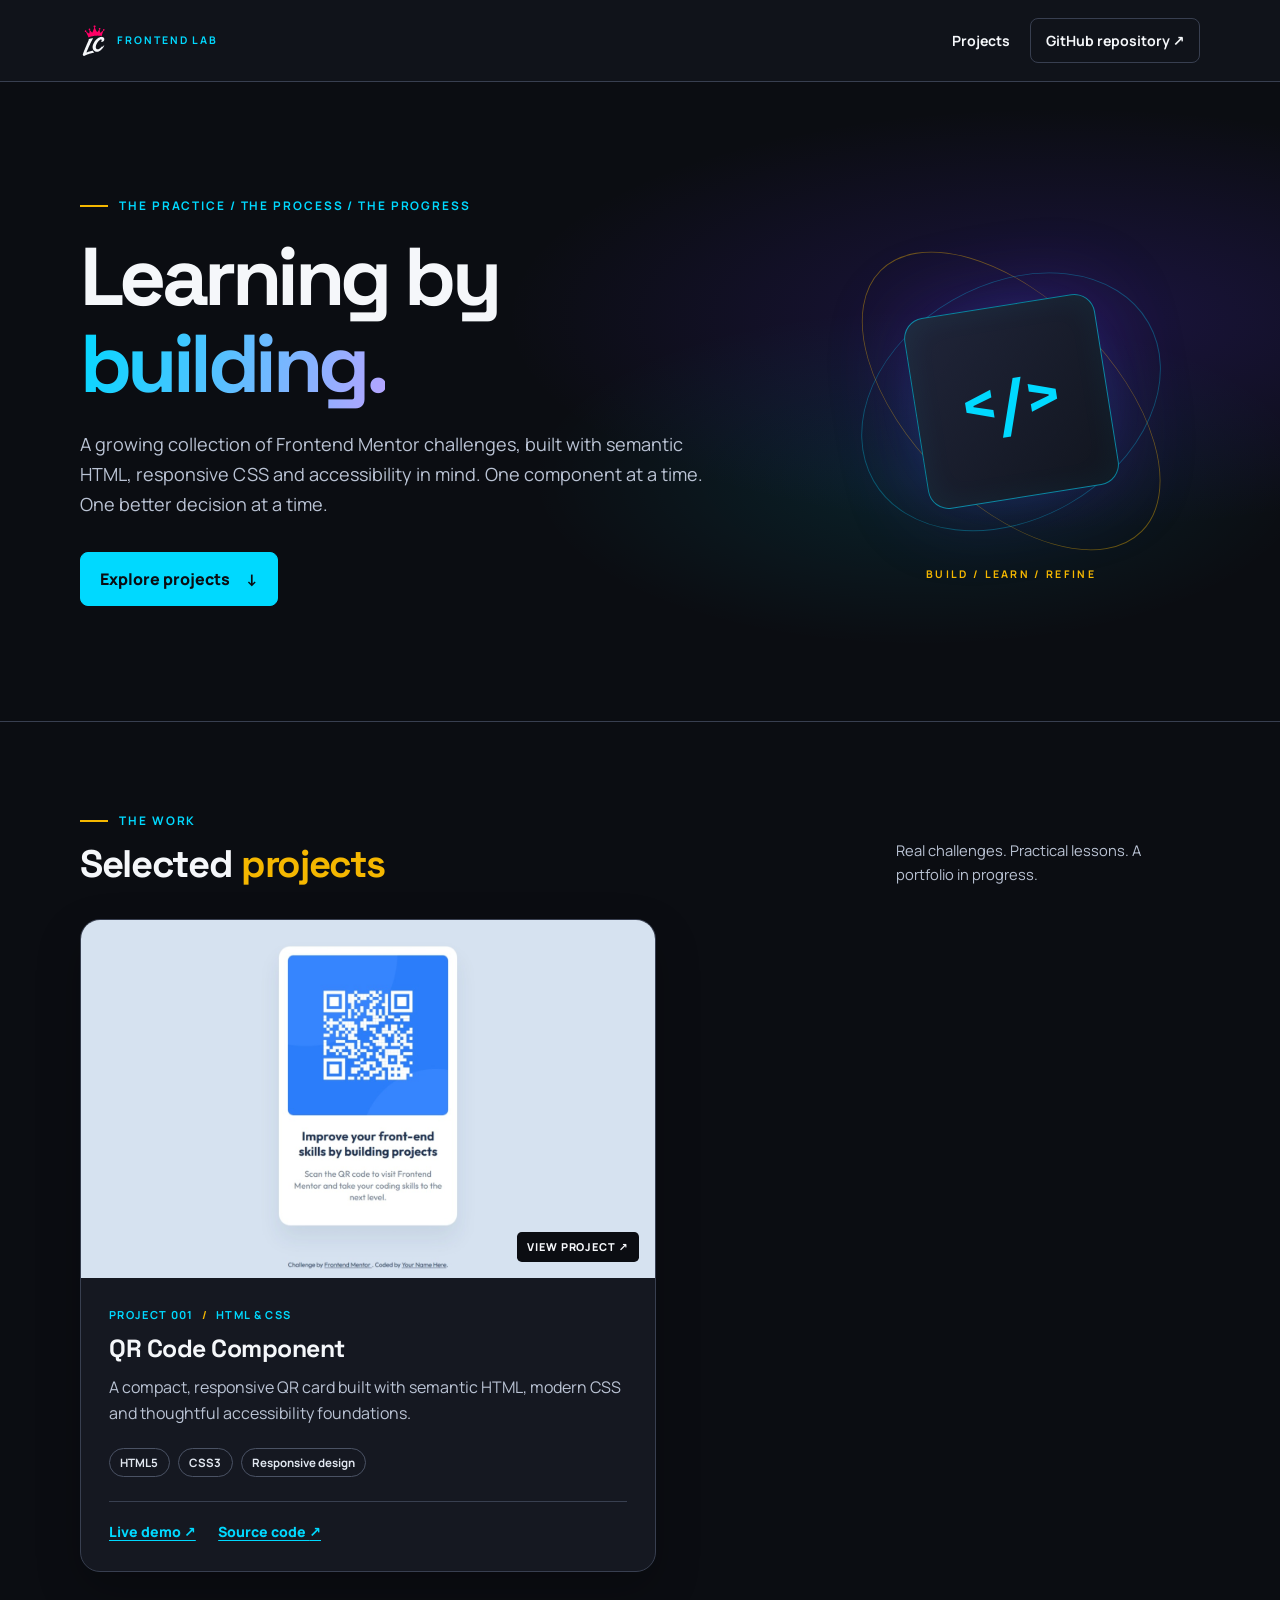
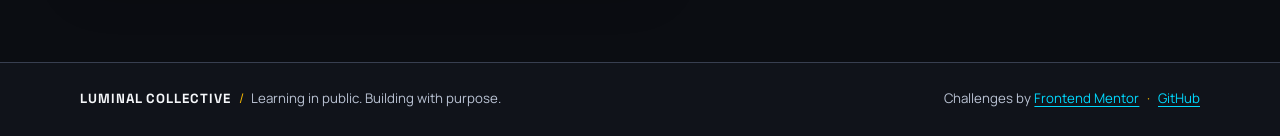
<file: index.html>
<!DOCTYPE html>
<html lang="en">
<head>
  <meta charset="UTF-8">
  <meta name="viewport" content="width=device-width, initial-scale=1.0">
  <meta name="description" content="Frontend Mentor projects by Luminal Collective: a growing collection of responsive, accessible web interfaces, built one challenge at a time.">
  <meta name="theme-color" content="#0B0D12">
  <meta name="color-scheme" content="dark">
  <title>Frontend Mentor Projects | Luminal Collective</title>

  <!-- Approved Luminal Collective favicons, relative to the repository root -->
  <link rel="icon" type="image/svg+xml" href="./assets/favicon/LC_Favicon.svg">
  <link rel="icon" type="image/png" sizes="16x16" href="./assets/favicon/LC_Favicon_16.png">
  <link rel="icon" type="image/x-icon" sizes="any" href="./assets/favicon/LC_Favicon.ico">

  <link rel="preconnect" href="https://fonts.googleapis.com">
  <link rel="preconnect" href="https://fonts.gstatic.com" crossorigin>
  <link href="https://fonts.googleapis.com/css2?family=Manrope:wght@400;500;600;700&family=Space+Grotesk:wght@500;600;700&display=swap" rel="stylesheet">
  <link rel="stylesheet" href="./main.css">
</head>
<body>
  <a class="skip-link" href="#main-content">Skip to main content</a>

  <header class="site-header">
    <div class="container header-inner">
      <a class="brand" href="./" aria-label="Luminal Collective Frontend Mentor portfolio home">
        <img class="brand-logo" src="./assets/logo/LC_Mini_Lockup.svg" alt="" width="27" height="36">
        <span class="brand-subtitle">FRONTEND LAB</span>
      </a>
      <nav aria-label="Primary navigation" class="site-nav">
        <a href="#projects">Projects</a>
        <a class="nav-repo" href="https://github.com/luminalcollective/frontend-mentor">GitHub repository <span aria-hidden="true">↗</span></a>
      </nav>
    </div>
  </header>

  <main id="main-content">
    <section class="hero" aria-labelledby="page-title">
      <div class="container hero-inner">
        <div class="hero-copy">
          <p class="eyebrow"><span class="eyebrow-line" aria-hidden="true"></span> THE PRACTICE / THE PROCESS / THE PROGRESS</p>
          <h1 id="page-title">Learning by <span class="text-gradient">building.</span></h1>
          <p class="intro">A growing collection of Frontend Mentor challenges, built with semantic HTML, responsive CSS and accessibility in mind. One component at a time. One better decision at a time.</p>
          <a class="primary-link" href="#projects">Explore projects <span aria-hidden="true">↓</span></a>
        </div>
        <div class="hero-art" aria-hidden="true">
          <span class="orbit orbit-one"></span>
          <span class="orbit orbit-two"></span>
          <span class="hero-core">&lt;/&gt;</span>
          <span class="art-label">BUILD / LEARN / REFINE</span>
        </div>
      </div>
    </section>

    <section class="projects-section" id="projects" aria-labelledby="projects-heading">
      <div class="container">
        <div class="section-intro">
          <div>
            <p class="eyebrow"><span class="eyebrow-line" aria-hidden="true"></span> THE WORK</p>
            <h2 id="projects-heading">Selected <span>projects</span></h2>
          </div>
          <p class="section-note">Real challenges. Practical lessons. A portfolio in progress.</p>
        </div>

        <div class="project-grid">
          <article class="project-card" aria-labelledby="project-qr-title">
            <a class="project-preview" href="./projects/qr-code-component/" aria-label="View live QR Code Component demo">
              <img src="./projects/qr-code-component/images/qrcode-screenshot.jpeg" alt="Completed QR Code Component: a QR image above a heading and supporting text on a white card" width="800" height="500" loading="lazy">
              <span class="preview-label" aria-hidden="true">VIEW PROJECT ↗</span>
            </a>
            <div class="project-content">
              <p class="project-index">PROJECT 001 <span aria-hidden="true">/</span> HTML &amp; CSS</p>
              <h3 id="project-qr-title">QR Code Component</h3>
              <p class="project-description">A compact, responsive QR card built with semantic HTML, modern CSS and thoughtful accessibility foundations.</p>
              <ul class="tags" aria-label="Technologies used">
                <li>HTML5</li>
                <li>CSS3</li>
                <li>Responsive design</li>
              </ul>
              <div class="project-actions">
                <a href="./projects/qr-code-component/">Live demo <span aria-hidden="true">↗</span></a>
                <a href="https://github.com/luminalcollective/frontend-mentor/tree/main/projects/qr-code-component">Source code <span aria-hidden="true">↗</span></a>
              </div>
            </div>
          </article>
        </div>
      </div>
    </section>
  </main>

  <footer class="site-footer">
    <div class="container footer-inner">
      <p><strong>LUMINAL COLLECTIVE</strong> <span class="footer-separator" aria-hidden="true">/</span> Learning in public. Building with purpose.</p>
      <p>Challenges by <a href="https://www.frontendmentor.io/">Frontend Mentor</a> <span class="footer-separator" aria-hidden="true">·</span> <a href="https://github.com/luminalcollective">GitHub</a></p>
    </div>
  </footer>
</body>
</html>
</file>
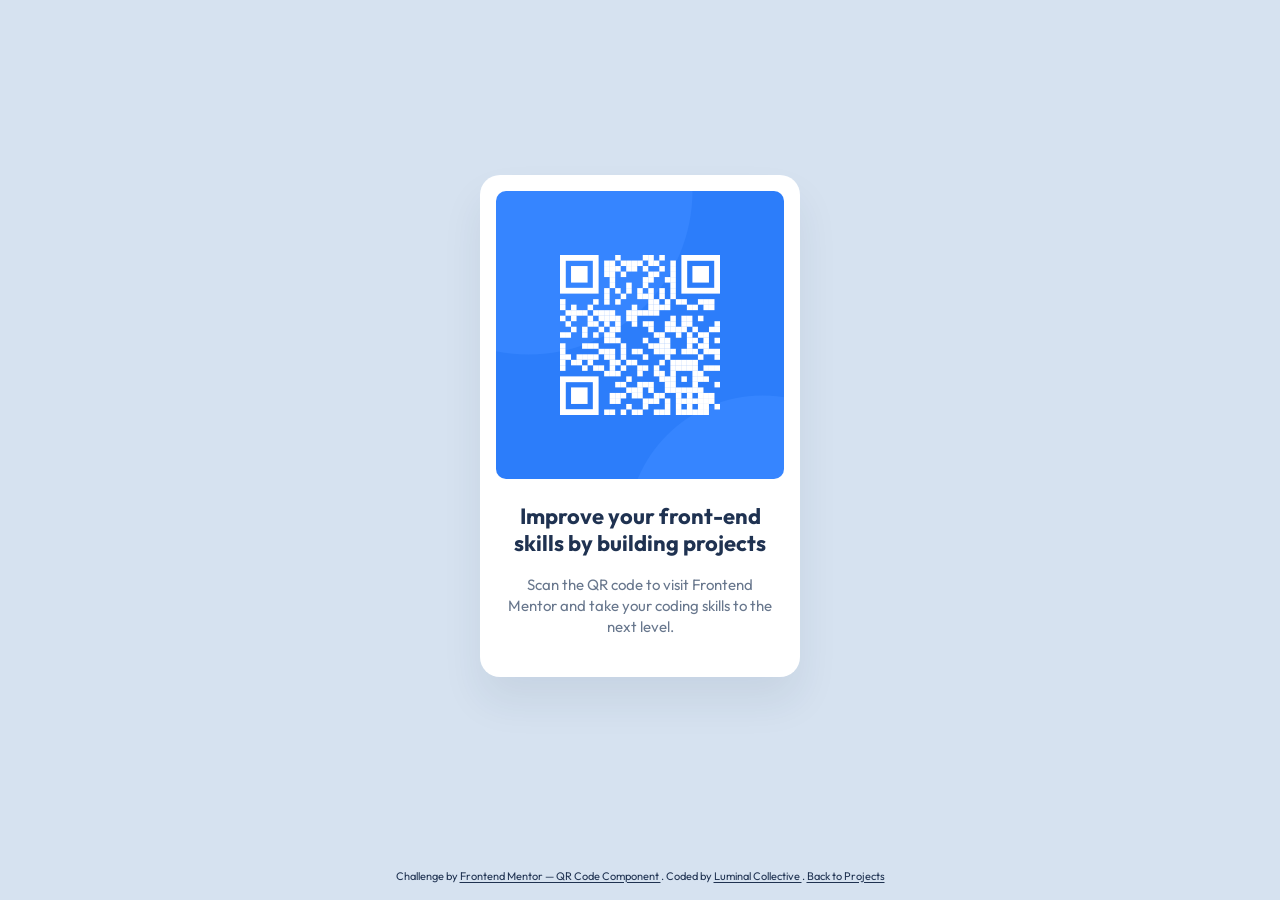
<file: projects/qr-code-component/index.html>
<!doctype html>
<html lang="en">
  <head>
    <meta charset="UTF-8" />

    <meta name="viewport" content="width=device-width, initial-scale=1.0" />

    <meta
      name="description"
      content="A responsive and accessible QR code component built for the Frontend Mentor challenge using semantic HTML and modern CSS."
    />

    <link
      rel="icon"
      type="image/png"
      sizes="16x16"
      href="../../assets/favicon/LC_Favicon_16.png"
    />

    <link
      rel="icon"
      type="image/svg+xml"
      href="../../assets/favicon/LC_Favicon.svg"
    />
    <link
      rel="icon"
      type="image/x-icon"
      href="../../assets/favicon/LC_Favicon.ico"
      sizes="any"
    />

    <link rel="stylesheet" href="./css/style.css" />

    <title>Frontend Mentor | QR Code Component</title>
  </head>

  <body>
    <!-- Main content -->
    <main class="page-layout">
      <div class="container">
        <article class="card">
          <img
            src="./images/image-qr-code.png"
            alt="QR code to visit Frontend Mentor"
            class="qr-code"
            width="288"
            height="288"
          />

          <h1 class="title">
            Improve your front-end skills by building projects
          </h1>

          <p class="description">
            Scan the QR code to visit Frontend Mentor and take your coding
            skills to the next level.
          </p>
        </article>
      </div>
    </main>

    <footer class="attribution">
      Challenge by
      <a
        href="https://www.frontendmentor.io/challenges/qr-code-component-iux_sIO_H"
      >
        Frontend Mentor — QR Code Component </a
      >. Coded by
      <a href="https://github.com/luminalcollective"> Luminal Collective </a>.

      <a href="../../"> Back to Projects </a>
    </footer>
  </body>
</html>
</file>
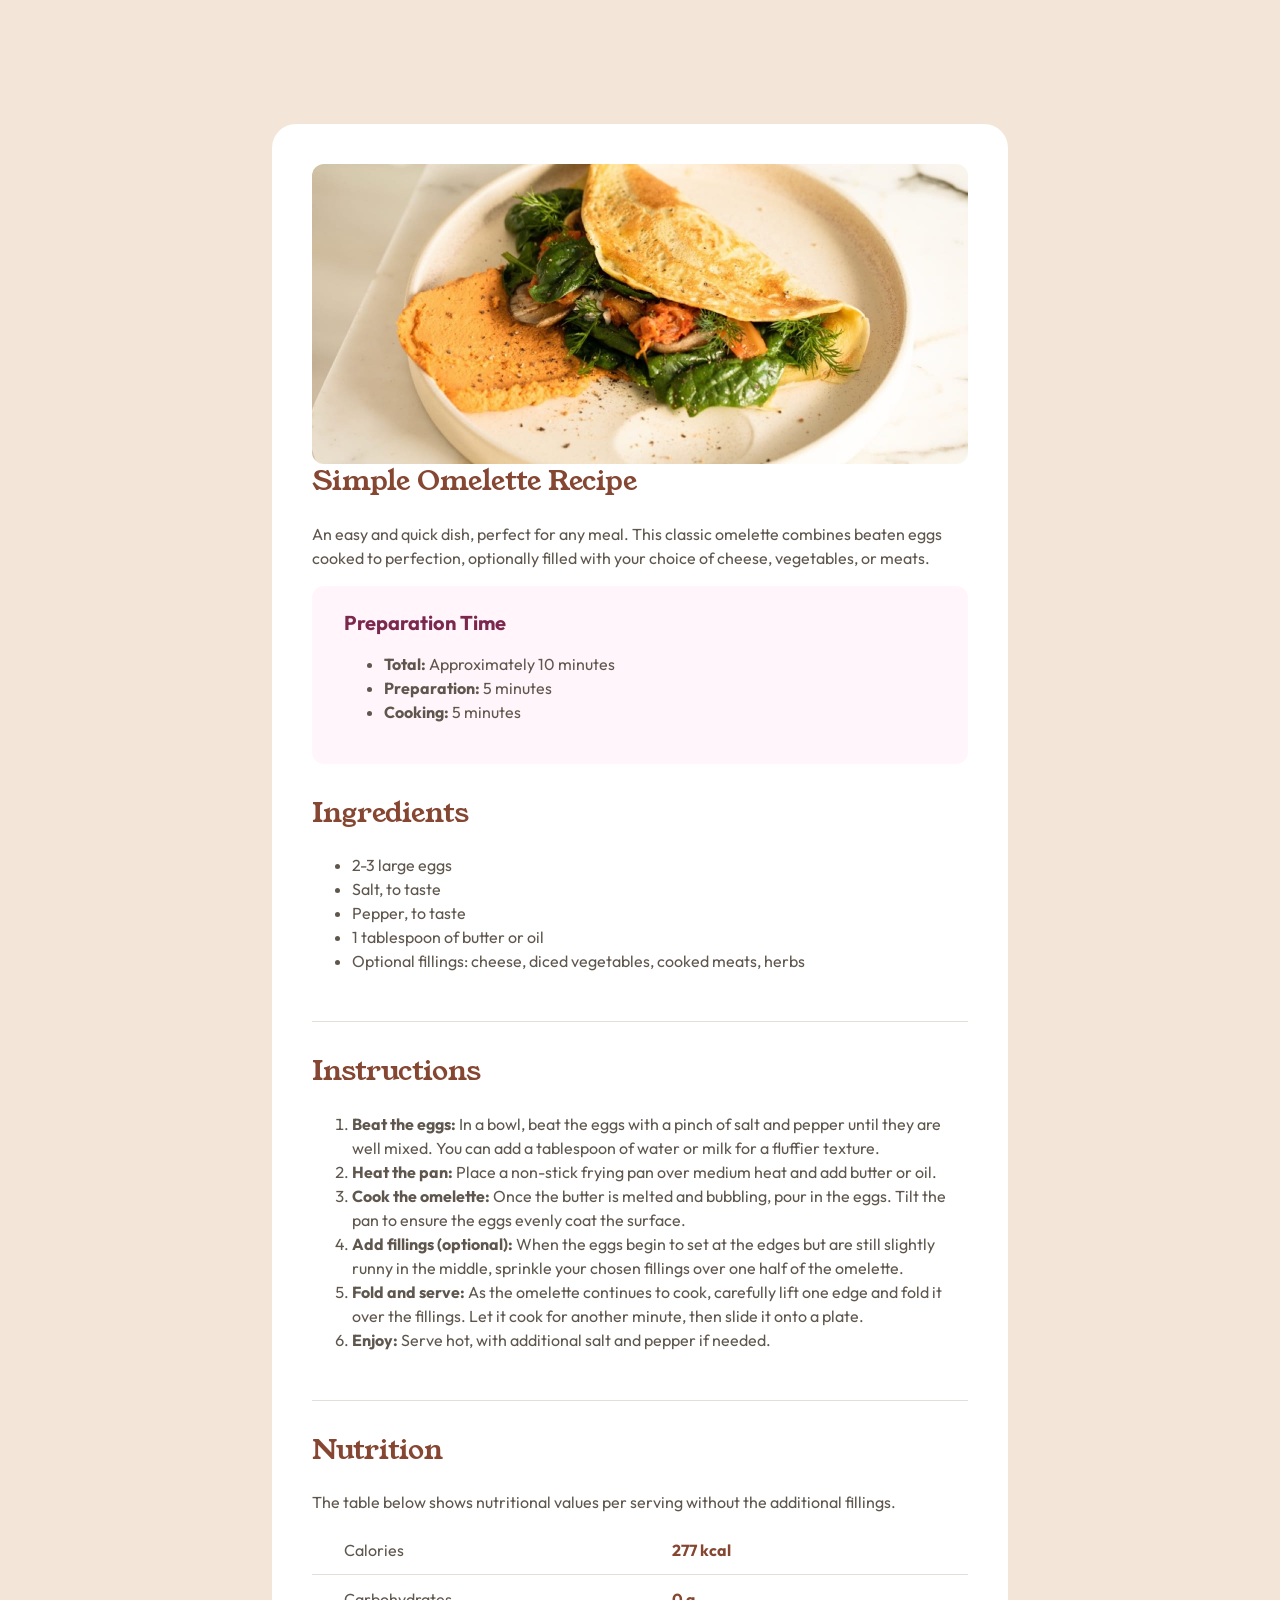
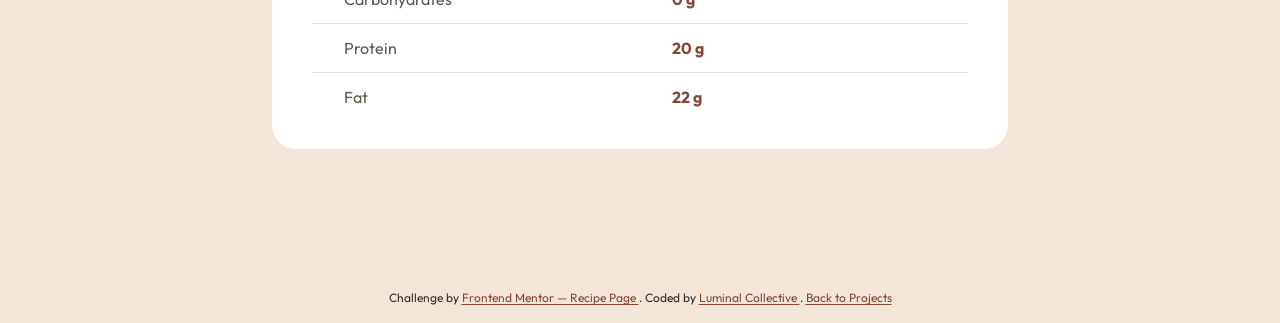
<file: projects/recipe-page/index.html>
<!doctype html>
<html lang="en">
  <head>
    <meta charset="UTF-8" />
    <meta name="viewport" content="width=device-width, initial-scale=1.0" />
    <!-- displays site properly based on user's device -->

    <link
      rel="icon"
      type="image/png"
      sizes="32x32"
      href="../../assets/favicon/LC_Favicon_32.png"
    />
    <link rel="stylesheet" href="./css/style.css" />

    <title>Frontend Mentor | Recipe page</title>
  </head>
  <body>
    <main class="page-layout">
      <div class="recipe-card">
        <section class="recipe-section hero" aria-labelledby="recipe-heading">
          <div class="image-container">
            <img
              src="./images/image-omelette.jpeg"
              alt="A delicious omelette served on a plate with garnish."
            />
          </div>
          <div class="descr">
            <h1 id="recipe-heading" class="section-title">
              Simple Omelette Recipe
            </h1>
            <p>
              An easy and quick dish, perfect for any meal. This classic
              omelette combines beaten eggs cooked to perfection, optionally
              filled with your choice of cheese, vegetables, or meats.
            </p>
            <div class="prep-time">
              <h2 class="prep-title">Preparation Time</h2>
              <ul>
                <li><strong>Total:</strong> Approximately 10 minutes</li>
                <li><strong>Preparation:</strong> 5 minutes</li>
                <li><strong>Cooking:</strong> 5 minutes</li>
              </ul>
            </div>
          </div>
        </section>
        <section
          class="recipe-section ingredients"
          aria-labelledby="ingredients-heading"
        >
          <div class="ingredients">
            <h2 id="ingredients-heading" class="section-title">Ingredients</h2>
            <ul>
              <li>2-3 large eggs</li>
              <li>Salt, to taste</li>
              <li>Pepper, to taste</li>
              <li>1 tablespoon of butter or oil</li>
              <li>
                Optional fillings: cheese, diced vegetables, cooked meats, herbs
              </li>
            </ul>
          </div>
        </section>
        <section
          class="recipe-section instructions"
          aria-labelledby="instructions-heading"
        >
          <div>
            <h2 id="instructions-heading" class="section-title">
              Instructions
            </h2>
            <ol>
              <li>
                <strong>Beat the eggs:</strong> In a bowl, beat the eggs with a
                pinch of salt and pepper until they are well mixed. You can add
                a tablespoon of water or milk for a fluffier texture.
              </li>
              <li>
                <strong>Heat the pan:</strong> Place a non-stick frying pan over
                medium heat and add butter or oil.
              </li>
              <li>
                <strong>Cook the omelette:</strong> Once the butter is melted
                and bubbling, pour in the eggs. Tilt the pan to ensure the eggs
                evenly coat the surface.
              </li>
              <li>
                <strong>Add fillings (optional):</strong> When the eggs begin to
                set at the edges but are still slightly runny in the middle,
                sprinkle your chosen fillings over one half of the omelette.
              </li>
              <li>
                <strong>Fold and serve:</strong> As the omelette continues to
                cook, carefully lift one edge and fold it over the fillings. Let
                it cook for another minute, then slide it onto a plate.
              </li>
              <li>
                <strong>Enjoy:</strong> Serve hot, with additional salt and
                pepper if needed.
              </li>
            </ol>
          </div>
        </section>

        <!-- <section class="tips" aria-labelledby="tips-heading">
        <div>
          <h2 id="tips-heading" class="section-title">Tips</h2>
          <ul>
            <li>Use fresh eggs for the best flavor and texture.</li>
            <li>
              Avoid overcooking the omelette; it should be slightly runny in the
              center for a creamy texture.
            </li>
            <li>
              Experiment with different fillings to create your favorite
              omelette variations.
            </li>
          </ul>
        </div>
      </section> -->

        <section
          class="recipe-section nutrition"
          aria-labelledby="nutrition-heading"
        >
          <div class="nutrition">
            <h2 id="nutrition-heading" class="section-title">Nutrition</h2>
            <p class="nutrition-description">
              The table below shows nutritional values per serving without the
              additional fillings.
            </p>
            <table class="nutrition-table">
              <!-- <caption class="visually-hidden">
                Nutritional value per serving
              </caption>
              <thead class="visually-hidden">
                <tr>
                  <th scope="col">Nutrient</th>
                  <th scope="col">Amount</th>
                </tr>
              </thead> -->
              <tbody>
                <tr>
                  <th scope="row">Calories</th>
                  <td>277 kcal</td>
                </tr>
                <tr>
                  <th scope="row">Carbohydrates</th>
                  <td>0 g</td>
                </tr>
                <tr>
                  <th scope="row">Protein</th>
                  <td>20 g</td>
                </tr>
                <tr>
                  <th scope="row">Fat</th>
                  <td>22 g</td>
                </tr>
              </tbody>
            </table>
          </div>
        </section>
      </div>
    </main>

    <footer class="attribution">
      Challenge by
      <a href="https://www.frontendmentor.io/challenges/recipe-page-KiTsR8QQKm">
        Frontend Mentor — Recipe Page </a
      >. Coded by
      <a href="https://github.com/luminalcollective"> Luminal Collective </a>.

      <a href="../../"> Back to Projects </a>
    </footer>
  </body>
</html>
</file>
<file: main.css>
/* ==========================================================
   01. LUMINAL COLLECTIVE — DESIGN TOKENS
   Brand palette: Midnight / Graphite / Violet / Cyan / Gold
   ========================================================== */
:root {
  color-scheme: dark;
  --lc-midnight: #0b0d12;
  --lc-graphite: #1a1d24;
  --lc-violet: #5a31f4;
  --lc-cyan: #00d9ff;
  --lc-gold: #f5b700;
  --lc-magenta: #ff3fa4;
  --lc-white: #f5f7fa;
  --surface: #151821;
  --surface-raised: #1b1f2a;
  --ink: var(--lc-white);
  --muted: #bac3d4;
  --border: #383f50;
  --focus: var(--lc-cyan);
  --font-heading: "Space Grotesk", system-ui, sans-serif;
  --font-body: "Manrope", system-ui, sans-serif;
  --container-width: 70rem;
  --radius-card: 1.25rem;
}

/* ==========================================================
   02. RESET & ACCESSIBILITY
   ========================================================== */
*, *::before, *::after { box-sizing: border-box; }
html { scroll-behavior: auto; }
body {
  margin: 0;
  min-height: 100vh;
  background: var(--lc-midnight);
  color: var(--ink);
  font-family: var(--font-body);
  line-height: 1.65;
}
img { display: block; max-width: 100%; height: auto; }
a { color: var(--lc-cyan); text-underline-offset: .22em; }
a:hover { color: var(--lc-white); }
a:focus-visible { outline: 3px solid var(--focus); outline-offset: 5px; border-radius: .2rem; }
:target { scroll-margin-top: 2rem; }
.container { width: min(calc(100% - 2rem), var(--container-width)); margin-inline: auto; }
.skip-link {
  position: absolute;
  z-index: 100;
  top: .75rem;
  left: 1rem;
  padding: .65rem 1rem;
  color: var(--lc-midnight);
  background: var(--lc-cyan);
  font-weight: 700;
  transform: translateY(-180%);
}
.skip-link:focus { transform: translateY(0); }

/* ==========================================================
   03. HEADER & BRAND
   ========================================================== */
.site-header { border-bottom: 1px solid var(--border); background: #10131a; }
.header-inner { display: flex; align-items: center; justify-content: space-between; gap: 1.5rem; padding-block: 1.15rem; }
.brand { display: inline-flex; gap: .65rem; align-items: center; color: var(--ink); text-decoration: none; min-width: 0; }
.brand:hover { color: var(--ink); }
/* The approved mini lockup is a PORTRAIT SVG (560x750).
   Explicit width and height prevent its large intrinsic dimensions
   from expanding the navigation header. */
.brand-logo {
  display: block;
  flex: 0 0 auto;
  width: 1.6875rem;
  height: 2.25rem;
  max-width: 1.6875rem;
  max-height: 2.25rem;
  object-fit: contain;
}
.brand-subtitle {
  color: var(--lc-cyan);
  font-size: .66rem;
  font-weight: 700;
  letter-spacing: .18em;
  white-space: nowrap;
}
.site-nav { display: flex; flex-wrap: wrap; gap: 1.25rem; align-items: center; }
.site-nav a { color: var(--ink); font-size: .88rem; font-weight: 700; text-decoration: none; }
.site-nav a:hover { color: var(--lc-cyan); }
.site-nav .nav-repo { border: 1px solid var(--border); border-radius: .5rem; padding: .6rem .9rem; }
.site-nav .nav-repo:hover { border-color: var(--lc-cyan); }

/* ==========================================================
   04. HERO — LIGHT EMERGING FROM DARKNESS
   ========================================================== */
.hero { position: relative; overflow: hidden; border-bottom: 1px solid var(--border); }
.hero::before {
  content: "";
  position: absolute;
  inset: 0;
  pointer-events: none;
  background: radial-gradient(ellipse at 83% 37%, rgb(90 49 244 / .20), transparent 37%),
              radial-gradient(ellipse at 72% 62%, rgb(0 217 255 / .10), transparent 30%);
}
.hero-inner { position: relative; display: grid; grid-template-columns: minmax(0, 1.3fr) minmax(13rem, .7fr); align-items: center; gap: 2.5rem; padding-block: clamp(4rem, 9vw, 8rem); }
.hero-copy { position: relative; z-index: 1; }
.eyebrow { display: flex; align-items: center; gap: .7rem; margin: 0; color: var(--lc-cyan); font-size: .74rem; font-weight: 700; letter-spacing: .16em; line-height: 1.5; }
.eyebrow-line { width: 1.75rem; height: 2px; flex: none; background: var(--lc-gold); }
h1, h2, h3, p { overflow-wrap: break-word; }
h1, h2, h3 { font-family: var(--font-heading); }
h1 { max-width: 12ch; margin: 1.2rem 0 1.4rem; font-size: clamp(2.7rem, 6.4vw, 5.5rem); line-height: 1.06; letter-spacing: -.055em; }
.text-gradient { color: var(--lc-cyan); }
@supports (background-clip: text) {
  .text-gradient { background: linear-gradient(105deg, var(--lc-cyan), #b7a4ff); background-clip: text; -webkit-text-fill-color: transparent; }
}
.intro { max-width: 39rem; margin: 0 0 2rem; color: var(--muted); font-size: clamp(1rem, 1.6vw, 1.13rem); }
.primary-link { display: inline-flex; align-items: center; gap: 1rem; padding: .8rem 1.2rem; border: 1px solid var(--lc-cyan); border-radius: .5rem; background: var(--lc-cyan); color: var(--lc-midnight); font-weight: 800; text-decoration: none; }
.primary-link:hover { color: var(--lc-white); background: transparent; }
.primary-link:focus-visible { outline-color: var(--lc-gold); }
.hero-art { position: relative; isolation: isolate; display: grid; place-items: center; aspect-ratio: 1; max-width: 24rem; width: 100%; margin-inline: auto; }
.hero-art::before { content: ""; position: absolute; inset: 17%; border-radius: 50%; background: radial-gradient(circle, rgb(0 217 255 / .15), transparent 68%); filter: blur(12px); }
.orbit { position: absolute; border: 1px solid rgb(0 217 255 / .3); border-radius: 50%; }
.orbit-one { inset: 8%; transform: rotate(-30deg) scaleY(.74); }
.orbit-two { inset: 1%; transform: rotate(45deg) scaleY(.55); border-color: rgb(245 183 0 / .4); }
.hero-core { display: grid; place-items: center; width: 51%; aspect-ratio: 1; border: 1px solid rgb(0 217 255 / .55); border-radius: 1.3rem; background: linear-gradient(135deg, #20253a, #11151e); box-shadow: 0 0 5rem rgb(90 49 244 / .25), inset 0 0 2rem rgb(0 217 255 / .06); color: var(--lc-cyan); font: 700 clamp(2.6rem, 5vw, 4.2rem)/1 var(--font-heading); transform: rotate(-9deg); }
.art-label { position: absolute; bottom: 2%; color: var(--lc-gold); font-size: .66rem; font-weight: 700; letter-spacing: .22em; }

/* ==========================================================
   05. PROJECTS
   ========================================================== */
.projects-section { padding-block: clamp(3.5rem, 7vw, 6rem); }
.section-intro { display: flex; justify-content: space-between; align-items: end; flex-wrap: wrap; gap: 1rem 2rem; margin-bottom: 2rem; }
.section-intro h2 { margin: .7rem 0 0; font-size: clamp(1.9rem, 3vw, 2.7rem); line-height: 1.2; letter-spacing: -.035em; }
.section-intro h2 span { color: var(--lc-gold); }
.section-note { max-width: 19rem; margin: 0; color: var(--muted); font-size: .92rem; }
.project-grid { display: grid; grid-template-columns: repeat(auto-fit, minmax(min(100%, 20rem), 1fr)); gap: 1.5rem; }
.project-card { overflow: hidden; max-width: 36rem; border: 1px solid var(--border); border-radius: var(--radius-card); background: var(--surface); box-shadow: 0 18px 45px rgb(0 0 0 / .22); }
.project-preview { position: relative; display: block; overflow: hidden; background: #d6e2f0; }
.project-preview img { width: 100%; aspect-ratio: 16/10; object-fit: cover; }
.preview-label { position: absolute; right: 1rem; bottom: 1rem; padding: .4rem .65rem; border-radius: .3rem; background: var(--lc-midnight); color: var(--lc-white); font-size: .68rem; font-weight: 800; letter-spacing: .08em; }
.project-content { padding: clamp(1.25rem, 3vw, 1.75rem); }
.project-index { margin: 0 0 .5rem; color: var(--lc-cyan); font-size: .69rem; font-weight: 700; letter-spacing: .12em; }
.project-index span { color: var(--lc-gold); padding-inline: .3rem; }
.project-content h3 { margin: 0 0 .65rem; font-size: 1.55rem; line-height: 1.25; letter-spacing: -.02em; }
.project-description { margin: 0 0 1.3rem; color: var(--muted); }
.tags { display: flex; gap: .5rem; flex-wrap: wrap; margin: 0 0 1.5rem; padding: 0; list-style: none; }
.tags li { padding: .25rem .65rem; border: 1px solid #4a5264; border-radius: 999px; color: #e1e7f0; font-size: .72rem; font-weight: 700; }
.project-actions { display: flex; gap: .75rem 1.4rem; flex-wrap: wrap; padding-top: 1.15rem; border-top: 1px solid var(--border); }
.project-actions a { font-size: .88rem; font-weight: 800; }

/* ==========================================================
   06. FOOTER
   ========================================================== */
.site-footer { border-top: 1px solid var(--border); background: #10131a; }
.footer-inner { display: flex; justify-content: space-between; flex-wrap: wrap; gap: .5rem 2rem; padding-block: 1.6rem; }
.footer-inner p { margin: 0; color: var(--muted); font-size: .83rem; }
.footer-inner strong { font-family: var(--font-heading); color: var(--ink); letter-spacing: .07em; }
.footer-separator { color: var(--lc-gold); padding-inline: .3rem; }

/* ==========================================================
   07. RESPONSIVE & USER PREFERENCES
   ========================================================== */
@media (max-width: 45rem) {
  .header-inner { align-items: start; }
  .hero-inner { grid-template-columns: 1fr; }
  .hero-art { width: min(75%, 18rem); margin-top: .5rem; }
}
@media (max-width: 32rem) {
  .header-inner { flex-direction: column; align-items: start; }
  .site-nav { gap: 1rem; }
  .hero-inner { padding-block: 3.5rem; }
  .hero-art { width: min(68%, 13rem); }
  .eyebrow { font-size: .66rem; letter-spacing: .1em; }
}
@media (prefers-contrast: more) {
  :root { --muted: #e3e8f2; --border: #8490a6; }
  .tags li { border-color: var(--lc-white); }
}
@media (prefers-reduced-motion: no-preference) {
  .primary-link, .site-nav a, .project-actions a { transition: background-color .18s ease, color .18s ease, border-color .18s ease; }
}
</file>
<file: projects/qr-code-component/css/style.css>
@import url("https://fonts.googleapis.com/css2?family=Outfit:wght@400;700&display=swap");

/* ==========================================================
   01. DESIGN TOKENS
   ========================================================== */

:root {
  /* Colours */
  --main-white: hsl(0 0% 100%);
  --slate-300: hsl(212 45% 89%);
  --slate-500: hsl(216 15% 48%);
  --slate-900: hsl(218 44% 22%);

  /* Typography */
  --ff-sans: "Outfit", sans-serif;

  --fs-body: 0.9375rem;
  --fs-heading: 1.375rem;
  --fs-small: 0.6875rem;

  --fw-400: 400;
  --fw-700: 700;

  /* Responsive container */
  --container-max-width: 20rem;
  --container-gutter: 1rem;

  /* Spacing */
  --space-1: 1rem;
  --space-2: 1.5rem;

  /* Borders */
  --radius-card: 1.25rem;
  --radius-image: 0.625rem;
}

/* ==========================================================
   02. RESET & BASE STYLES
   ========================================================== */

*,
*::before,
*::after {
  box-sizing: border-box;
}

html {
  font-family: var(--ff-sans);
}

body {
  margin: 0;
  min-height: 100vh;
  min-height: 100dvh;

  display: flex;
  flex-direction: column;

  background-color: var(--slate-300);
  color: var(--slate-900);

  font-size: var(--fs-body);
  font-weight: var(--fw-400);
  line-height: 1.5;
}

img {
  display: block;
  max-width: 100%;
  height: auto;
}

a {
  color: inherit;
}

/* ==========================================================
   03. PAGE LAYOUT
   ========================================================== */

.page-layout {
  flex: 1;

  display: grid;
  place-items: center;

  padding-block: 2rem;
}

/* ==========================================================
   04. RESPONSIVE CONTAINER
   ========================================================== */

.container {
  width: min(
    calc(100% - (var(--container-gutter) * 2)),
    var(--container-max-width)
  );

  margin-inline: auto;
}

/* ==========================================================
   05. CARD COMPONENT
   ========================================================== */

.card {
  width: 100%;
  padding: var(--space-1);

  background-color: var(--main-white);
  border-radius: var(--radius-card);

  box-shadow:
    0 1.5rem 2.5rem hsl(218 44% 22% / 0.08);

  text-align: center;
}

/* ==========================================================
   06. QR IMAGE
   ========================================================== */

.qr-code {
  width: 100%;
  height: auto;
  aspect-ratio: 1;

  object-fit: contain;
  border-radius: var(--radius-image);
}

/* ==========================================================
   07. TYPOGRAPHY
   ========================================================== */

.title {
  margin: var(--space-2) 0 1rem;
  padding-inline: 0.5rem;

  font-size: var(--fs-heading);
  font-weight: var(--fw-700);
  line-height: 1.25;

  text-wrap: balance;
  overflow-wrap: break-word;
}

.description {
  margin: 0 0 1.5rem;
  padding-inline: 0.5rem;

  color: var(--slate-500);

  font-size: var(--fs-body);
  font-weight: var(--fw-400);
  line-height: 1.4;

  text-wrap: pretty;
  overflow-wrap: break-word;
}

/* ==========================================================
   08. ATTRIBUTION
   ========================================================== */

.attribution {
  padding: 1rem;

  font-size: var(--fs-small);
  text-align: center;
}

.attribution a {
  color: var(--slate-900);

  text-decoration: underline;
  text-underline-offset: 0.15em;
}

.attribution a:hover {
  text-decoration-thickness: 2px;
}

/* ==========================================================
   09. ACCESSIBILITY
   ========================================================== */

/* Visible keyboard focus */

a:focus-visible {
  outline: 3px solid currentColor;
  outline-offset: 4px;
  border-radius: 2px;
}

/* Honour increased contrast preferences */

@media (prefers-contrast: more) {
  .description {
    color: var(--slate-900);
  }

  a {
    text-decoration-thickness: 2px;
  }
}

/* ==========================================================
   10. RESPONSIVE ADJUSTMENTS
   ========================================================== */

/*
  The container is intrinsically responsive.

  Maximum width: 20rem (320px at default root size).
  Minimum horizontal gutter: 1rem per side.

  No width-based breakpoint is needed for this
  single-column component.
*/

/* Reduce vertical spacing on shorter viewports */

@media (max-height: 35rem) {
  .page-layout {
    padding-block: 1rem;
  }
}
</file>
<file: projects/recipe-page/css/style.css>
/* ==========================================================
   00. LOCAL FONTS
   ========================================================== */

@font-face {
  font-family: "Young Serif";
  src: url("../../../assets/fonts/young-serif/YoungSerif-Regular.ttf")
    format("truetype");
  font-weight: 400;
  font-style: normal;
  font-display: swap;
}

@font-face {
  font-family: "Outfit";
  src: url("../../../assets/fonts/outfit/Outfit-VariableFont_wght.ttf")
    format("truetype");
  font-weight: 100 900;
  font-style: normal;
  font-display: swap;
}

/* ==========================================================
   01. DESIGN TOKENS
   ========================================================== */

:root {
  /* Colours */
  --main-white: hsl(0 0% 100%);

  --stone-100: hsl(30 54% 90%);
  --stone-150: hsl(30 18% 87%);
  --stone-600: hsl(30 10% 34%);
  --stone-900: hsl(24 5% 18%);

  --brown-800: hsl(14 45% 36%);

  --rose-800: hsl(332 51% 32%);
  --rose-50: hsl(330 100% 98%);

  /* Typography */
  --ff-heading: "Young Serif", Georgia, serif;
  --ff-body: "Outfit", Arial, sans-serif;

  --fs-body: 1rem;
  --fs-heading: clamp(2.25rem, 5vw, 2.5rem);
  --fs-section: 1.75rem;
  --fs-prep: 1.25rem;
  --fs-small: 0.75rem;

  --fw-400: 400;
  --fw-600: 600;
  --fw-700: 700;

  /* Responsive container */
  --container-max-width: 46rem;
  --container-gutter: 2rem;

  /* Spacing */
  --space-1: 0.5rem;
  --space-2: 1rem;
  --space-3: 1.5rem;
  --space-4: 2rem;
  --space-5: 2.5rem;

  /* Borders */
  --radius-card: 1.5rem;
  --radius-image: 0.75rem;
}

/* ==========================================================
   02. RESET & BASE STYLES
   ========================================================== */

*,
*::before,
*::after {
  box-sizing: border-box;
}

html {
  font-family: var(--ff-body);
}

body {
  margin: 0;
  min-height: 100vh;
  min-height: 100dvh;

  display: flex;
  flex-direction: column;

  background-color: var(--stone-100);
  color: var(--stone-600);

  font-size: var(--fs-body);
  font-weight: var(--fw-400);
  line-height: 1.5;
}

img {
  display: block;
  max-width: 100%;
  object-fit: cover;
  height: auto;
}

a {
  color: inherit;
}

h1,
h2,
p {
  overflow-wrap: break-word;
}

h1,
h2 {
  margin-top: 0;
}

p {
  margin-top: 0;
}

strong {
  font-weight: var(--fw-700);
}

/* ==========================================================
   03. PAGE LAYOUT
   ========================================================== */

.page-layout {
  flex: 1;

  display: grid;
  place-items: center;

  padding-block: 7.75rem;
}

/* ==========================================================
   04. RESPONSIVE CONTAINER
   ========================================================== */

.recipe-card {
  width: min(
    calc(100% - (var(--container-gutter) * 2)),
    var(--container-max-width)
  );

  margin-inline: auto;
  padding: var(--space-5);

  background-color: var(--main-white);
  border-radius: var(--radius-card);
}


/* ==========================================================
   05. RECIPE HERO & IMAGE
   ========================================================== */

.image-container {
  width: 100%;
  overflow: hidden;
  border-radius: var(--radius-image);
}

.recipe-image {
  display: block;

  width: 100%;
  height: auto;
  /* height: clamp(12rem, 30vw, 18.75rem);

  object-fit: cover;
  object-position: center; */
}

/* ==========================================================
   06. PREPARATION TIME
   ========================================================== */

.prep-time {
  padding: var(--space-3) var(--space-4);

  background-color: var(--rose-50);
  border-radius: 0.75rem;
}

.prep-title {
  margin: 0 0 var(--space-2);

  color: var(--rose-800);
  font-family: var(--ff-body);
  font-size: var(--fs-prep);
  font-weight: var(--fw-700);
  line-height: 1.3;
}

.prep-list {
  margin: 0;
  padding-left: var(--space-3);

  list-style-type: disc;
}

.prep-list li {
  padding-left: var(--space-2);
}

.prep-list li + li {
  margin-top: var(--space-1);
}

.prep-list li::marker {
  color: var(--rose-800);
  font-size: 0.75em;
}

/* ==========================================================
   07. RECIPE SECTIONS & TYPOGRAPHY
   ========================================================== */

.recipe-section {
  width: 100%;
}

.recipe-section:not(.hero) {
  padding-block: var(--space-4);
}

.recipe-section:not(.hero, .nutrition) {
  border-bottom: 1px solid var(--stone-150);
}

.section-title {
  margin: 0 0 var(--space-3);

  color: var(--brown-800);
  font-family: var(--ff-heading);
  font-size: var(--fs-section);
  font-weight: var(--fw-400);
  line-height: 1.2;
}

/* Ingredients */

.ingredients-list {
  margin: 0;
  padding-left: var(--space-3);

  list-style-type: disc;
}

.ingredients-list li {
  padding-left: var(--space-2);
}

.ingredients-list li + li {
  margin-top: var(--space-1);
}

.ingredients-list li::marker {
  color: var(--brown-800);
  font-size: 0.75em;
}

/* Instructions */
.instructions-list {
  margin: 0;
  padding-left: var(--space-3);

  list-style-type: decimal;
}

.instructions-list li {
  padding-left: var(--space-2);
}

.instructions-list li + li {
  margin-top: 0.75rem;
}

.instructions-list li::marker {
  color: var(--brown-800);
  font-weight: var(--fw-700);
}

.instructions-list strong {
  color: var(--stone-600);
}

/* ==========================================================
   08. NUTRITION TABLE & ATTRIBUTION
   ========================================================== */

.nutrition {
  padding-bottom: 0 !important;
}

.nutrition-description {
  margin: 0 0 var(--space-3);
}

.nutrition-table {
  width: 100%;

  border-collapse: collapse;
  table-layout: fixed;
  text-align: left;
}

.nutrition-table th,
.nutrition-table td {
  padding: 0.75rem var(--space-4);
  vertical-align: top;
  overflow-wrap: anywhere;
}

.nutrition-table th {
  color: var(--stone-600);
  font-weight: var(--fw-400);
}

.nutrition-table td {
  color: var(--brown-800);
  font-weight: var(--fw-700);
}

.nutrition-table tr:not(:last-child) {
  border-bottom: 1px solid var(--stone-150);
}

.nutrition-table tr:first-child th,
.nutrition-table tr:first-child td {
  padding-top: 0;
}

.nutrition-table tr:last-child th,
.nutrition-table tr:last-child td {
  padding-bottom: 0;
}

/* Attribution */

.attribution {
  padding: var(--space-2);

  color: var(--stone-900);
  font-size: var(--fs-small);
  text-align: center;
}

.attribution p {
  margin: 0;
}

.attribution p + p {
  margin-top: var(--space-1);
}

.attribution a {
  color: var(--brown-800);

  text-decoration: underline;
  text-underline-offset: 0.15em;
}

.attribution a:hover {
  text-decoration-thickness: 2px;
}

/* ==========================================================
   09. ACCESSIBILITY
   ========================================================== */

/* Visible keyboard focus */

a:focus-visible {
  outline: 3px solid var(--brown-800);
  outline-offset: 4px;
  border-radius: 2px;
}

/* Visually hidden, but accessible to screen readers */

.visually-hidden {
  position: absolute;

  width: 1px;
  height: 1px;
  padding: 0;
  margin: -1px;

  overflow: hidden;
  clip: rect(0, 0, 0, 0);
  clip-path: inset(50%);
  white-space: nowrap;
  border: 0;
}

/* Honour increased contrast preferences */

@media (prefers-contrast: more) {
  :root {
    --stone-600: var(--stone-900);
  }

  .attribution a {
    text-decoration-thickness: 2px;
  }
}

/* ==========================================================
   10. RESPONSIVE ADJUSTMENTS
   ========================================================== */

/*
  Design reference sizes:
  Mobile: 375px
  Desktop: 1440px

  The recipe card is fluid up to 46rem.

  Below 48rem, the layout becomes a full-width
  page with an edge-to-edge hero image.
*/

@media (max-width: 48rem) {
  :root {
    --container-gutter: 0rem;
  }

  body {
    background-color: var(--main-white);
  }

  .page-layout {
    display: block;
    padding-block: 0;
  }

  .recipe-card {
    width: 100%;
    padding: 0;
    border-radius: 0;
  }

  .image-container {
    border-radius: 0;
  }

  .recipe-image {
    aspect-ratio: 375 / 171;
    object-fit: cover;
  }

  .descr {
    padding: var(--space-5) var(--space-4) 0;
  }

  .recipe-section:not(.hero) {
    width: calc(100% - (var(--space-4) * 2));
    margin-inline: auto;
  }

  .recipe-title {
    font-size: 2.25rem;
  }

  .prep-time {
    padding: var(--space-3);
  }

  .nutrition {
    padding-bottom: var(--space-5) !important;
  }
}

/* Small-screen refinements */

@media (max-width: 23rem) {
  .descr {
    padding-inline: var(--space-3);
  }

  .recipe-section:not(.hero) {
    width: calc(100% - (var(--space-3) * 2));
  }

  .recipe-title {
    font-size: 2rem;
  }

  .prep-time {
    padding: var(--space-2);
  }

  .nutrition-table th,
  .nutrition-table td {
    padding-inline: var(--space-2);
  }
}

/* Reduce outer spacing on short desktop screens */

@media (min-width: 48.001rem) and (max-height: 45rem) {
  .page-layout {
    padding-block: var(--space-4);
  }
}
</file>
